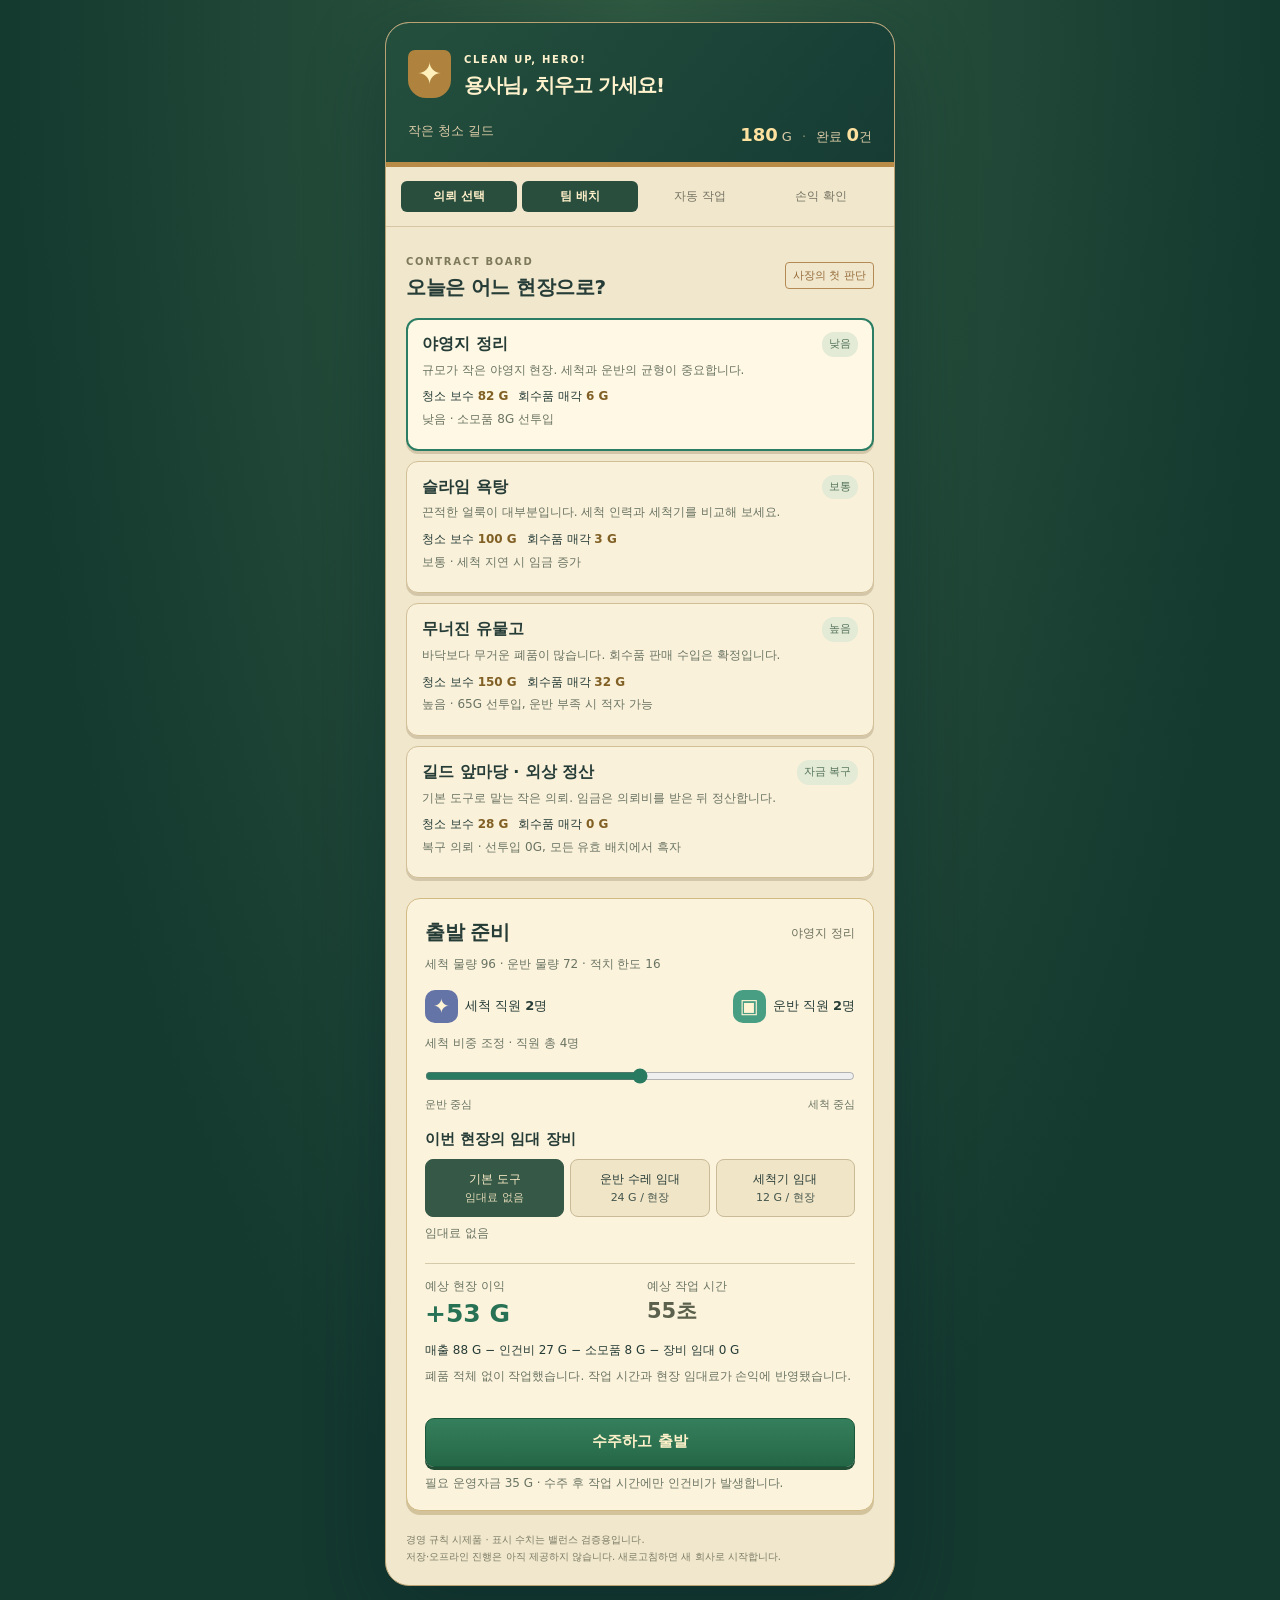
<file: prototype/index.html>
<!doctype html>
<html lang="ko">
<head>
  <meta charset="utf-8">
  <meta name="viewport" content="width=device-width, initial-scale=1">
  <title>용사님, 치우고 가세요! — 청소회사 경영 시제품</title>
  <link rel="stylesheet" href="style.css">
</head>
<body>
  <main class="game">
    <header class="guild-header">
      <div class="brand"><span class="crest" aria-hidden="true">✦</span><div><span class="eyebrow">CLEAN UP, HERO!</span><h1>용사님, 치우고 가세요!</h1></div></div>
      <div class="company-bar"><span>작은 청소 길드</span><span><b id="company-cash">180</b> G <span class="separator">·</span> 완료 <b id="completed">0</b>건</span></div>
    </header>
    <ol class="steps" aria-label="의뢰 진행 단계"><li id="step-board" class="current">의뢰 선택</li><li id="step-team">팀 배치</li><li id="step-work">자동 작업</li><li id="step-report">손익 확인</li></ol>
    <div id="error" class="error" role="alert" hidden></div>

    <section id="planning">
      <div class="section-heading"><div><span class="eyebrow">CONTRACT BOARD</span><h2>오늘은 어느 현장으로?</h2></div><span class="stamp">사장의 첫 판단</span></div>
      <div id="contracts" class="contracts" aria-label="청소 의뢰"></div>
      <section id="team-panel" class="parchment" aria-labelledby="team-heading">
        <div class="panel-title"><h2 id="team-heading">출발 준비</h2><span id="selected-name"></span></div>
        <p id="workload" class="muted"></p>
        <div class="team-allocation"><div class="staff-role"><span class="staff-icon washer" aria-hidden="true">✦</span><span>세척 직원 <b id="wash-count">2</b>명</span></div><div class="staff-role"><span class="staff-icon hauler" aria-hidden="true">▣</span><span>운반 직원 <b id="haul-count">2</b>명</span></div></div>
        <label for="team" class="muted">세척 비중 조정 · 직원 총 4명</label><input id="team" type="range" min="1" max="3" value="2" step="1">
        <div class="range-labels"><span>운반 중심</span><span>세척 중심</span></div>
        <h3>이번 현장의 임대 장비</h3><div id="equipment" class="equipment"></div><p id="equipment-description" class="small muted"></p>
        <div class="forecast"><div><span>예상 현장 이익</span><strong id="estimated-profit"></strong></div><div><span>예상 작업 시간</span><strong id="estimated-time"></strong></div></div>
        <p id="estimate-detail" class="small"></p><p id="estimate-cause" class="small muted"></p>
        <button id="start" class="primary" type="button">수주하고 출발</button>
        <p id="funding-note" class="small muted"></p>
      </section>
    </section>

    <section id="working" hidden aria-labelledby="working-heading">
      <div class="section-heading"><div><span class="eyebrow">ON THE JOB</span><h2 id="working-heading"></h2></div><button id="speed" class="quiet" type="button" aria-label="작업 표시 속도 변경">속도 ×1</button></div>
      <div class="scene-frame"><canvas id="scene" width="720" height="560" role="img" aria-label="직원이 자동 청소하고 폐품을 운반하는 작업 현장">청소 진행과 폐품 적치량은 아래에서 확인할 수 있습니다.</canvas><span class="scene-label" id="scene-label">작업 중</span></div>
      <div class="live-progress"><div><label for="clean-progress">세척 <b id="clean-percent">0%</b></label><progress id="clean-progress" max="100" value="0"></progress></div><div><label for="haul-progress">운반 <b id="haul-percent">0%</b></label><progress id="haul-progress" max="100" value="0"></progress></div></div>
      <div class="live-stats"><span>작업 시간 <b id="elapsed">0초</b></span><span>누적 인건비 <b id="live-wages">0 G</b></span><span>폐품 적치 <b id="queue">0</b></span></div>
      <p id="work-status" class="status" aria-live="polite"></p>
      <section class="parchment" aria-labelledby="reassign-heading"><h3 id="reassign-heading">현장을 보고 팀을 재배치하세요</h3><div class="team-allocation"><span>세척 <b id="live-wash-count">2</b>명</span><span>운반 <b id="live-haul-count">2</b>명</span></div><label class="sr-only" for="live-team">작업 중 세척 직원 수</label><input id="live-team" type="range" min="1" max="3" step="1" value="2"><div class="range-labels"><span>운반 중심</span><span>세척 중심</span></div><button id="settle" class="primary" type="button" hidden>작업 완료 · 손익 확인</button></section>
    </section>

    <section id="report" hidden aria-labelledby="report-heading">
      <div class="section-heading"><div><span class="eyebrow">JOB REPORT</span><h2 id="report-heading">이번 의뢰, 무엇이 남았을까?</h2></div><span class="stamp">정산 완료</span></div>
      <section class="parchment"><p id="report-name" class="muted"></p><div class="result-profit"><span>현장 이익</span><strong id="actual-profit"></strong></div><div id="report-lines" class="ledger"></div><div id="report-comparison" class="comparison"></div><p id="report-cause" class="status"></p><button id="next" class="primary" type="button">다음 의뢰 고르기</button></section>
    </section>
    <footer><p>경영 규칙 시제품 · 표시 수치는 밸런스 검증용입니다.</p><p>저장·오프라인 진행은 아직 제공하지 않습니다. 새로고침하면 새 회사로 시작합니다.</p></footer>
  </main>
  <script type="module" src="app.mjs"></script>
</body>
</html>
</file>
<file: prototype/style.css>
:root{color-scheme:light;--ink:#263c37;--forest:#173f36;--green:#28785c;--paper:#fcf3dc;--edge:#d2ba85;--gold:#efc875;--muted:#6a7463;--loss:#a13333}
*{box-sizing:border-box}body{margin:0;background:#14392f;color:var(--ink);font:15px/1.55 system-ui,-apple-system,"Segoe UI",sans-serif;background-image:radial-gradient(ellipse at 50% 0,#315b42,transparent 70%)}button,input{font:inherit}button{cursor:pointer;touch-action:manipulation}button:disabled{cursor:default;opacity:.55}button:focus-visible,input:focus-visible{outline:3px solid #178478;outline-offset:3px}h1,h2,h3,p{margin:0}h1{font-size:20px;letter-spacing:-.8px}h2{font-size:20px;letter-spacing:-.5px}h3{font-size:15px;margin:15px 0 8px}b,strong{font-variant-numeric:tabular-nums}.game{width:min(100%,510px);margin:22px auto 38px;background:#f0e7cc;border:1px solid #bba272;border-radius:24px;overflow:hidden;box-shadow:0 24px 80px #071d2d55}.guild-header{color:#fff2cc;background:linear-gradient(130deg,#244f3d,#163c34);padding:24px 22px 13px;border-bottom:5px solid #b88b47}.brand{display:flex;align-items:center;gap:13px}.crest{display:grid;place-items:center;background:#af833d;color:#fff0bc;width:43px;height:48px;font-size:30px;border-radius:7px 7px 18px 18px}.eyebrow{font-size:10px;letter-spacing:1.7px;font-weight:700}.company-bar{display:flex;justify-content:space-between;gap:10px;margin-top:20px;font-size:13px;color:#dbcba7}.company-bar b{font-size:18px;color:#ffe2a0}.separator{opacity:.6;margin:0 6px}.steps{display:flex;gap:5px;list-style:none;padding:14px 15px;margin:0;border-bottom:1px solid #d6c6a3}.steps li{flex:1;text-align:center;font-size:12px;color:#777464;padding:6px 1px;border-radius:6px}.steps .current{background:#294e3e;color:#fff0c9;font-weight:700}.section-heading{display:flex;justify-content:space-between;align-items:center;gap:8px;margin:22px 20px 15px}.section-heading .eyebrow{color:#7d795a}.stamp{font-size:11px;white-space:nowrap;padding:4px 7px;border:1px solid #b48a55;color:#956a38;border-radius:4px}.contracts{display:grid;gap:10px;margin:0 20px 20px}.contract{background:#faf1da;color:var(--ink);border:1px solid #d1bf98;border-radius:12px;padding:13px 15px;text-align:left;box-shadow:0 3px 0 #d4c6a8}.contract[aria-pressed=true]{border:2px solid #2b7e64;padding:12px 14px;background:#fff8e4}.contract-name{display:flex;justify-content:space-between;gap:8px;font-size:16px;font-weight:700}.contract-name .badge{font-size:11px;font-weight:500;color:#57755d;background:#e3ead5;padding:3px 7px;border-radius:12px}.contract p{font-size:12px;color:var(--muted);margin:4px 0 8px}.contract-money{font-size:12px;display:flex;gap:10px;flex-wrap:wrap}.contract-money strong{color:#816025}.parchment{background:var(--paper);border:1px solid var(--edge);border-radius:14px;margin:0 20px 20px;padding:18px;box-shadow:0 4px 0 #d3c39c}.panel-title{display:flex;justify-content:space-between;align-items:center;gap:8px}.panel-title span{font-size:12px;color:#6c715d}.muted{color:var(--muted)}#workload{font-size:12px;margin-top:7px}.team-allocation{display:flex;justify-content:space-between;align-items:center;gap:8px;margin:16px 0 8px}.staff-role{display:flex;gap:7px;align-items:center;font-size:13px}.staff-icon{display:grid;place-items:center;width:33px;height:33px;border-radius:10px;color:#fff5d5;font-size:20px}.washer{background:#6474a7}.hauler{background:#489e83}input[type=range]{display:block;accent-color:#287b61;width:100%;min-height:44px;margin:0}.range-labels{display:flex;justify-content:space-between;font-size:11px;color:var(--muted);margin-top:-2px}.team-allocation+label{font-size:12px}.equipment{display:grid;grid-template-columns:repeat(3,minmax(0,1fr));gap:6px}.equipment button{border:1px solid #c9ba98;background:#f1e5c7;color:var(--ink);border-radius:8px;padding:10px 3px;min-height:55px;font-size:12px}.equipment button[aria-pressed=true]{background:#365846;color:#fff0cb;border-color:#365846}.equipment small{display:block;font-size:11px;opacity:.85}.forecast{display:grid;grid-template-columns:1fr 1fr;gap:14px;margin-top:20px;padding-top:13px;border-top:1px solid #d4c9a9}.forecast span{display:block;font-size:12px;color:var(--muted)}.forecast strong{font-size:25px;color:#277155}.forecast div+div strong{font-size:21px;color:#5c614d}.small{font-size:12px;margin-top:7px}#estimate-cause{min-height:37px}.primary{display:block;background:linear-gradient(#367f5c,#246747);color:#fff2ca;border:1px solid #1a583c;border-radius:9px;min-height:49px;width:100%;font-size:15px;font-weight:700;box-shadow:0 3px 0 #204d34;margin-top:14px}.quiet{border:1px solid #b7a67f;background:#f7ebcb;color:var(--ink);border-radius:8px;padding:8px 11px;min-height:44px;font-size:12px;white-space:nowrap}.scene-frame{position:relative;margin:0 20px;overflow:hidden;border-radius:14px;border:3px solid #af8c53;background:#638361}canvas{display:block;width:100%;height:auto}.scene-label{position:absolute;top:12px;left:12px;background:#173e32e6;color:#fff2cb;padding:4px 10px;font-size:12px;border-radius:6px}.live-progress{display:grid;grid-template-columns:1fr 1fr;gap:15px;margin:15px 20px 8px}.live-progress label{display:flex;justify-content:space-between;font-size:12px}progress{display:block;appearance:none;width:100%;height:9px;border:0;border-radius:8px;margin-top:4px;overflow:hidden;background:#d7ccb0}progress::-webkit-progress-bar{background:#d7ccb0}progress::-webkit-progress-value{background:#3d9c7e}progress::-moz-progress-bar{background:#3d9c7e}#haul-progress::-webkit-progress-value{background:#927450}#haul-progress::-moz-progress-bar{background:#927450}.live-stats{display:flex;justify-content:space-between;gap:7px;font-size:11px;margin:12px 20px;flex-wrap:wrap}.status{font-size:13px;padding:11px 13px;margin:12px 20px 18px;background:#e3e7cc;border-radius:8px;color:#456249}.parchment .status{margin:15px 0 0}.result-profit{text-align:center;padding:12px 0 20px}.result-profit span{display:block;font-size:13px;color:var(--muted)}.result-profit strong{display:block;font-size:38px;color:#267252}.negative{color:var(--loss)!important}.ledger{border-top:1px solid #d1c3a3}.ledger div{display:flex;justify-content:space-between;gap:12px;padding:9px 0;border-bottom:1px solid #e4d7b6;font-size:13px}.ledger .sum{font-weight:700}.comparison{font-size:12px;margin-top:15px;display:grid;gap:5px}.comparison div{display:flex;justify-content:space-between;gap:8px}.error{background:#fce7d8;color:#8b3732;border:1px solid #d3a78e;padding:10px 12px;margin:15px 20px;border-radius:8px;font-size:13px}footer{margin:20px;font-size:10px;color:#7c7b66;line-height:1.7}.sr-only{position:absolute;width:1px;height:1px;padding:0;margin:-1px;overflow:hidden;clip:rect(0,0,0,0);white-space:nowrap;border:0}[hidden]{display:none!important}@media(max-width:540px){body{background:#f0e7cc}.game{margin:0 auto;border:0;border-radius:0;box-shadow:none}.guild-header{padding:21px 20px 13px}}@media(max-width:350px){h1{font-size:18px}.brand{gap:8px}.company-bar{font-size:11px}.parchment{padding:14px;margin-left:14px;margin-right:14px}.section-heading,.contracts{margin-left:14px;margin-right:14px}.stamp{display:none}.staff-role{font-size:12px}.staff-icon{width:27px;height:27px}.contract-name{font-size:14px}}
</file>
